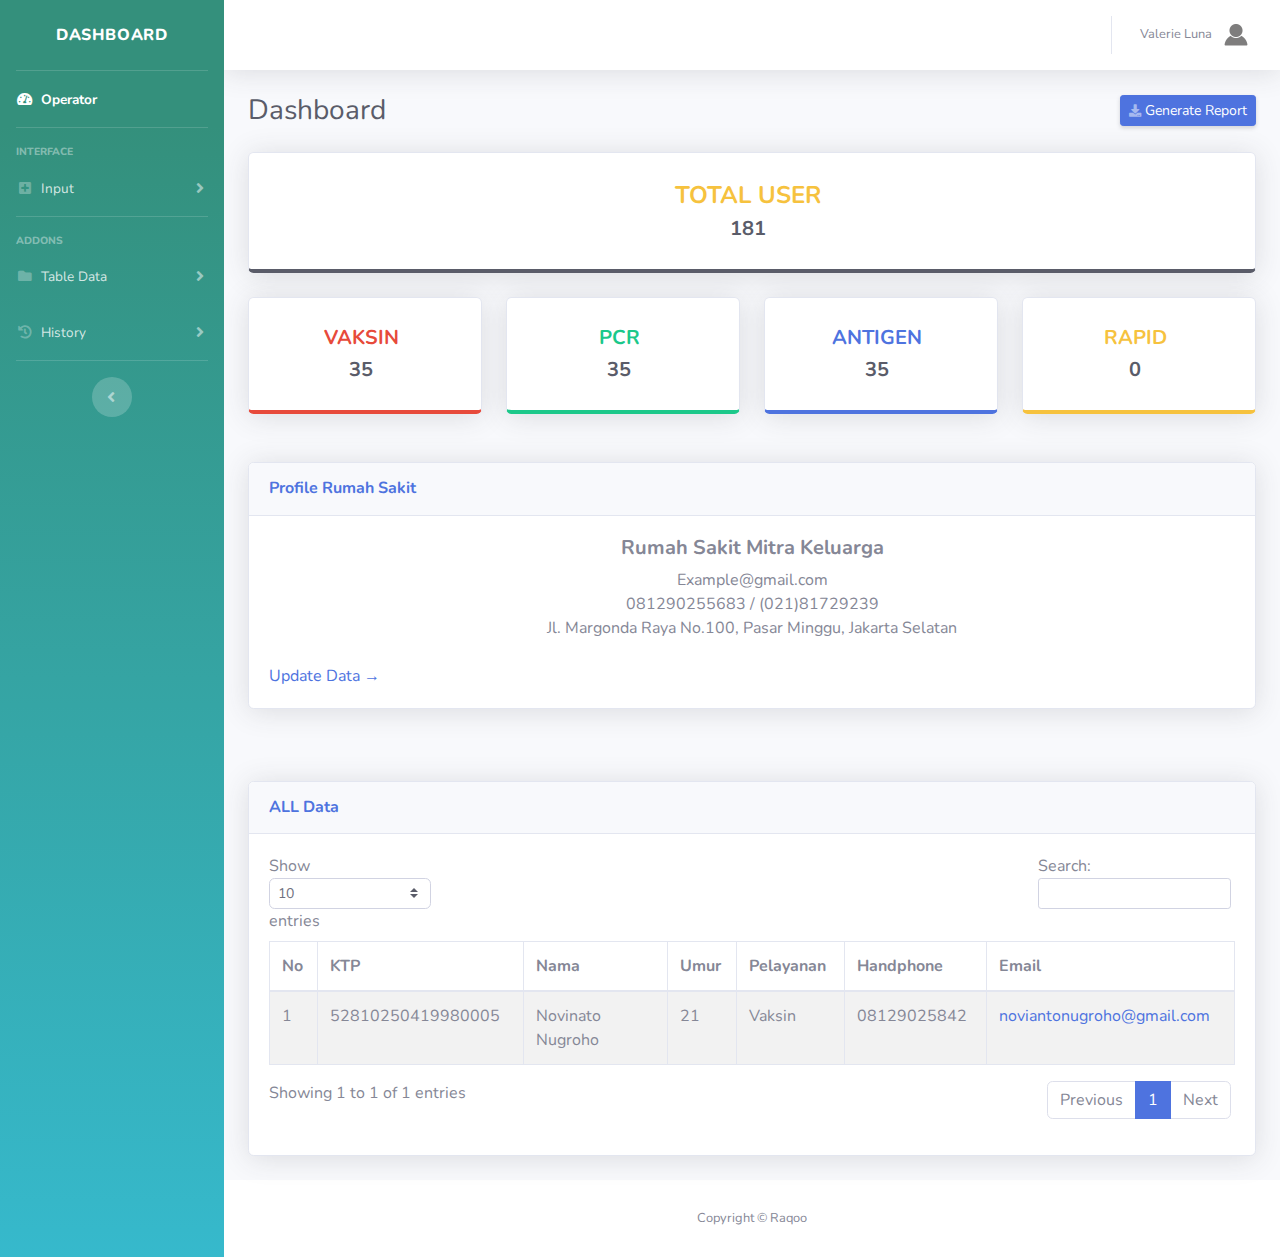
<file: index.html>
<!DOCTYPE html>
<html lang="en">

<head>

  <meta charset="utf-8">
  <meta http-equiv="X-UA-Compatible" content="IE=edge">
  <meta name="viewport" content="width=device-width, initial-scale=1, shrink-to-fit=no">
  <meta name="description" content="">
  <meta name="author" content="">

  <title>SB Admin 2 - Dashboard</title>

  <!-- Custom fonts for this template-->
  <link href="vendor/fontawesome-free/css/all.min.css" rel="stylesheet" type="text/css">
  <link href="https://fonts.googleapis.com/css?family=Nunito:200,200i,300,300i,400,400i,600,600i,700,700i,800,800i,900,900i" rel="stylesheet">

  <!-- Custom styles for this template-->
  <link href="css/sb-admin-2.min.css" rel="stylesheet">
  <!-- Custom styles for this page -->
  <link href="vendor/datatables/dataTables.bootstrap4.min.css" rel="sQtylesheet">
  <style>
    .dataTables_filter{
      float: right !important;
      margin-right: 4px;
    }
    #dataTable_paginate{
      float: right !important;
      margin-right: 4px;
    }
  </style>
</head>

<body id="page-top">

  <!-- Page Wrapper -->
  <div id="wrapper">

    <!-- Sidebar -->
    <ul class="navbar-nav bg-gradient-primary sidebar sidebar-dark accordion" id="accordionSidebar">

      <!-- Sidebar - Brand -->
      <a class="sidebar-brand d-flex align-items-center justify-content-center" href="index.html">
        <div class="sidebar-brand-text mx-3">Dashboard</div>
      </a>

      <!-- Divider -->
      <hr class="sidebar-divider my-0">

      <!-- Nav Item - Dashboard -->
      <li class="nav-item active">
        <a class="nav-link" href="index.html">
          <i class="fas fa-fw fa-tachometer-alt"></i>
          <span>Operator</span></a>
      </li>

      <!-- Divider -->
      <hr class="sidebar-divider">

      <!-- Heading -->
      <div class="sidebar-heading">
        Interface
      </div>

      <!-- Nav Item - Pages Collapse Menu -->
      <li class="nav-item">
        <a class="nav-link collapsed" href="#" data-toggle="collapse" data-target="#collapseTwo" aria-expanded="true" aria-controls="collapseTwo">
          <i class="fas fa-fw fa-plus-square"></i>
          <span>Input</span>
        </a>
        <div id="collapseTwo" class="collapse" aria-labelledby="headingTwo" data-parent="#accordionSidebar">
          <div class="bg-white py-2 collapse-inner rounded">
            <h6 class="collapse-header">Components:</h6>
            <a class="collapse-item" href="input-pelayanan.html">Pelayanan</a>
          </div>
        </div>
      </li>


      <!-- Divider -->
      <hr class="sidebar-divider">

      <!-- Heading -->
      <div class="sidebar-heading">
        Addons
      </div>

      <!-- Nav Item - Pages Collapse Menu -->
      <li class="nav-item">
        <a class="nav-link collapsed" href="#" data-toggle="collapse" data-target="#collapsePages" aria-expanded="true" aria-controls="collapsePages">
          <i class="fas fa-fw fa-folder"></i>
          <span>Table Data</span>
        </a>
        <div id="collapsePages" class="collapse" aria-labelledby="headingPages" data-parent="#accordionSidebar">
          <div class="bg-white py-2 collapse-inner rounded">
            <h6 class="collapse-header">Data:</h6>
            <a class="collapse-item" href="data-pasien.html">Data Pasien</a>
            <a class="collapse-item" href="data-vaksin.html">Data Vaksin</a>
            <a class="collapse-item" href="data-antigen.html">Data Antigen</a>
            <a class="collapse-item" href="data-PCR.html">Data PCR</a>
            <div class="collapse-divider"></div>
            <!-- <h6 class="collapse-header">Other Pages:</h6>
            <a class="collapse-item" href="404.html">404 Page</a>
            <a class="collapse-item" href="blank.html">Blank Page</a> -->
          </div>
        </div>
      </li>

      <li class="nav-item">
        <a class="nav-link collapsed" href="#" data-toggle="collapse" data-target="#collapseUtilities" aria-expanded="true" aria-controls="collapseUtilities">
          <i class="fas fa-fw fa-history"></i>
          <span>History</span>
        </a>
        <div id="collapseUtilities" class="collapse" aria-labelledby="headingPages" data-parent="#accordionSidebar">
          <div class="bg-white py-2 collapse-inner rounded">
            <h6 class="collapse-header">Data:</h6>
            <a class="collapse-item" href="data-vaksin.html">History Vaksin</a>
            <a class="collapse-item" href="data-rapid.html">History Rapid</a>
            <a class="collapse-item" href="data-antigen.html">History Antigen</a>
            <a class="collapse-item" href="data-PCR.html">History PCR</a>
            <div class="collapse-divider"></div>
            <!-- <h6 class="collapse-header">Other Pages:</h6>
            <a class="collapse-item" href="404.html">404 Page</a>
            <a class="collapse-item" href="blank.html">Blank Page</a> -->
          </div>
        </div>
      </li>

      <!-- Divider -->
      <hr class="sidebar-divider d-none d-md-block">

      <!-- Sidebar Toggler (Sidebar) -->
      <div class="text-center d-none d-md-inline">
        <button class="rounded-circle border-0" id="sidebarToggle"></button>
      </div>

    </ul>
    <!-- End of Sidebar -->

    <!-- Content Wrapper -->
    <div id="content-wrapper" class="d-flex flex-column">

      <!-- Main Content -->
      <div id="content">

        <!-- Topbar -->
        <nav class="navbar navbar-expand navbar-light bg-white topbar mb-4 static-top shadow">

          <!-- Sidebar Toggle (Topbar) -->
          <button id="sidebarToggleTop" class="btn btn-link d-md-none rounded-circle mr-3">
            <i class="fa fa-bars"></i>
          </button>

          <!-- Topbar Search -->
          
          <!-- Topbar Navbar -->
          <ul class="navbar-nav ml-auto">

            <!-- Nav Item - Search Dropdown (Visible Only XS) -->
            <li class="nav-item dropdown no-arrow d-sm-none">
              <a class="nav-link dropdown-toggle" href="#" id="searchDropdown" role="button" data-toggle="dropdown" aria-haspopup="true" aria-expanded="false">
                <i class="fas fa-search fa-fw"></i>
              </a>
              <!-- Dropdown - Messages -->
              <div class="dropdown-menu dropdown-menu-right p-3 shadow animated--grow-in" aria-labelledby="searchDropdown">
                <form class="form-inline mr-auto w-100 navbar-search">
                  <div class="input-group">
                    <input type="text" class="form-control bg-light border-0 small" placeholder="Search for..." aria-label="Search" aria-describedby="basic-addon2">
                    <div class="input-group-append">
                      <button class="btn btn-primary" type="button">
                        <i class="fas fa-search fa-sm"></i>
                      </button>
                    </div>
                  </div>
                </form>
              </div>
            </li>

            <div class="topbar-divider d-none d-sm-block"></div>

            <!-- Nav Item - User Information -->
            <li class="nav-item dropdown no-arrow">
              <a class="nav-link dropdown-toggle" href="#" id="userDropdown" role="button" data-toggle="dropdown" aria-haspopup="true" aria-expanded="false">
                <span class="mr-2 d-none d-lg-inline text-gray-600 small">Valerie Luna</span>
                <img class="img-profile rounded-circle" src="./img/profile.png">
              </a>
              <!-- Dropdown - User Information -->
              <div class="dropdown-menu dropdown-menu-right shadow animated--grow-in" aria-labelledby="userDropdown">
                <a class="dropdown-item" href="#">
                  <i class="fas fa-user fa-sm fa-fw mr-2 text-gray-400"></i>
                  Profile
                </a>
                <div class="dropdown-divider"></div>
                <a class="dropdown-item" href="#" data-toggle="modal" data-target="#logoutModal">
                  <i class="fas fa-sign-out-alt fa-sm fa-fw mr-2 text-gray-400"></i>
                  Logout
                </a>
              </div>
            </li>

          </ul>

        </nav>
        <!-- End of Topbar -->

        <!-- Begin Page Content -->
        <div class="container-fluid">

          <!-- Page Heading -->
          <div class="d-sm-flex align-items-center justify-content-between mb-4">
            <h1 class="h3 mb-0 text-gray-800">Dashboard</h1>
            <a href="#" class="d-none d-sm-inline-block btn btn-sm btn-primary shadow-sm"><i class="fas fa-download fa-sm text-white-50"></i> Generate Report</a>
          </div>

          <!-- Content Row -->
          <div class="row">

            <div class="col-xl-12 col-md-6 mb-4">
              <div class="card border-bottom-dark shadow h-100 py-2">
                <div class="card-body text-center">
                  <div class="row no-gutters align-items-center">
                    <div class="col mr-2">
                      <div class="text-xs font-weight-bold text-warning text-uppercase mb-1"><h4><strong>Total User</strong></h4></div>
                      <div class="h5 mb-0 font-weight-bold text-gray-800">181</div>
                    </div>
                  </div>
                </div>
              </div>
            </div>

            <!-- Earnings (Monthly) Card Example -->
            <div class="col-xl-3 col-md-6 mb-4">
              <div class="card border-bottom-danger shadow h-100 py-2">
                <div class="card-body text-center">
                  <div class="row no-gutters align-items-center">
                    <div class="col mr-2">
                      <div class="text-xs font-weight-bold text-danger text-uppercase mb-1"><h5><strong>Vaksin</strong></h5></div>
                      <div class="h5 mb-0 font-weight-bold text-gray-800">35</div>
                    </div>
                  </div>
                </div>
              </div>
            </div>

            <!-- Earnings (Monthly) Card Example -->
            <div class="col-xl-3 col-md-6 mb-4">
              <div class="card border-bottom-success shadow h-100 py-2">
                <div class="card-body text-center">
                  <div class="row no-gutters align-items-center">
                    <div class="col mr-2">
                      <div class="text-xs font-weight-bold text-success text-uppercase mb-1"><h5><strong>PCR</strong></h5></div>
                      <div class="h5 mb-0 font-weight-bold text-gray-800">35</div>
                    </div>
                  </div>
                </div>
              </div>
            </div>

            <!-- Earnings (Monthly) Card Example -->
            <div class="col-xl-3 col-md-6 mb-4">
              <div class="card border-bottom-primary shadow h-100 py-2">
                <div class="card-body text-center">
                  <div class="row no-gutters align-items-center">
                    <div class="col mr-2">
                      <div class="text-xs font-weight-bold text-primary text-uppercase mb-1"><h5><strong>Antigen</strong></h5></div>
                      <div class="h5 mb-0 font-weight-bold text-gray-800">35</div>
                    </div>
                  </div>
                </div>
              </div>
            </div>

            <!-- Pending Requests Card Example -->
            <div class="col-xl-3 col-md-6 mb-4">
              <div class="card border-bottom-warning shadow h-100 py-2">
                <div class="card-body text-center">
                  <div class="row no-gutters align-items-center">
                    <div class="col mr-2">
                      <div class="text-xs font-weight-bold text-warning text-uppercase mb-1"><h5><strong>Rapid</strong></h5></div>
                      <div class="h5 mb-0 font-weight-bold text-gray-800">0</div>
                    </div>
                  </div>
                </div>
              </div>
            </div>
          </div><br>

          <!-- Content Row -->
          <div class="row">
            <div class="col-lg-12 mb-4">
              <div class="card shadow mb-4">
                <div class="card-header py-3">
                  <h6 class="m-0 font-weight-bold text-primary">Profile Rumah Sakit</h6>
                </div>
                <div class="card-body">
                  <div class="text-center">
                    <h5><strong>Rumah Sakit Mitra Keluarga</strong></h5>
                    <span>Example@gmail.com</span><br>
                    <span>081290255683 / (021)81729239</span><br>
                    <span>Jl. Margonda Raya No.100, Pasar Minggu, Jakarta Selatan</span>
                  </div><br>
                  <a rel="nofollow" href="#">Update Data &rarr;</a>
                </div>
              </div>
            </div>

            <div class="col-lg-12 mb-4">
              
            </div>
          </div>

          <div class="card shadow mb-4" style="align-content: flex-end;">
            <div class="card-header py-3">
              <h6 class="m-0 font-weight-bold text-primary">ALL Data </h6>
            </div>
            <div class="card-body">
              <div class="table-responsive">
                <table class="table table-bordered table-hover table-striped" id="dataTable" width="100%" cellspacing="0">
                  <thead>
                    <tr>
                      <th>No</th>
                      <th>KTP</th>
                      <th>Nama</th>
                      <th>Umur</th>
                      <th>Pelayanan</th>
                      <th>Handphone</th>
                      <th>Email</th>
                    </tr>
                  </thead>
                  <tbody>
                    <tr>
                      <td>1</td>
                      <td>52810250419980005</td>
                      <td>Novinato Nugroho</td>
                      <td>21</td>
                      <td>Vaksin</td>
                      <td>08129025842</td>
                      <td><a href="#">noviantonugroho@gmail.com</a></td>
                    </tr>
                  </tbody>
                </table>
              </div>
            </div>
          </div>
        </div>

        <!-- /.container-fluid -->

      </div>
      <!-- End of Main Content -->

      <!-- Footer -->
      <footer class="sticky-footer bg-white">
        <div class="container my-auto">
          <div class="copyright text-center my-auto">
            <span>Copyright &copy; Raqoo</span>
          </div>
        </div>
      </footer>
      <!-- End of Footer -->

    </div>
    <!-- End of Content Wrapper -->

  </div>
  <!-- End of Page Wrapper -->

  <!-- Scroll to Top Button-->
  <a class="scroll-to-top rounded" href="#page-top">
    <i class="fas fa-angle-up"></i>
  </a>

  <!-- Logout Modal-->
  <div class="modal fade" id="logoutModal" tabindex="-1" role="dialog" aria-labelledby="exampleModalLabel" aria-hidden="true">
    <div class="modal-dialog" role="document">
      <div class="modal-content">
        <div class="modal-header">
          <h5 class="modal-title" id="exampleModalLabel">Ready to Leave?</h5>
          <button class="close" type="button" data-dismiss="modal" aria-label="Close">
            <span aria-hidden="true">×</span>
          </button>
        </div>
        <div class="modal-body">Select "Logout" below if you are ready to end your current session.</div>
        <div class="modal-footer">
          <button class="btn btn-secondary" type="button" data-dismiss="modal">Cancel</button>
          <a class="btn btn-primary" href="login.html">Logout</a>
        </div>
      </div>
    </div>
  </div>

  <!-- Bootstrap core JavaScript-->
  <script src="vendor/jquery/jquery.min.js"></script>
  <script src="vendor/bootstrap/js/bootstrap.bundle.min.js"></script>

  <!-- Core plugin JavaScript-->
  <script src="vendor/jquery-easing/jquery.easing.min.js"></script>

  <!-- Custom scripts for all pages-->
  <script src="js/sb-admin-2.min.js"></script>

  <!-- Page level plugins -->
  <!-- <script src="vendor/chart.js/Chart.min.js"></script> -->

  <!-- Page level custom scripts -->
  <!-- <script src="js/demo/chart-area-demo.js"></script>
  <script src="js/demo/chart-pie-demo.js"></script> -->

  <script src="vendor/datatables/jquery.dataTables.min.js"></script>
  <script src="vendor/datatables/dataTables.bootstrap4.min.js"></script>
  <script src="js/demo/datatables-demo.js"></script>


</body>

</html>
</file>
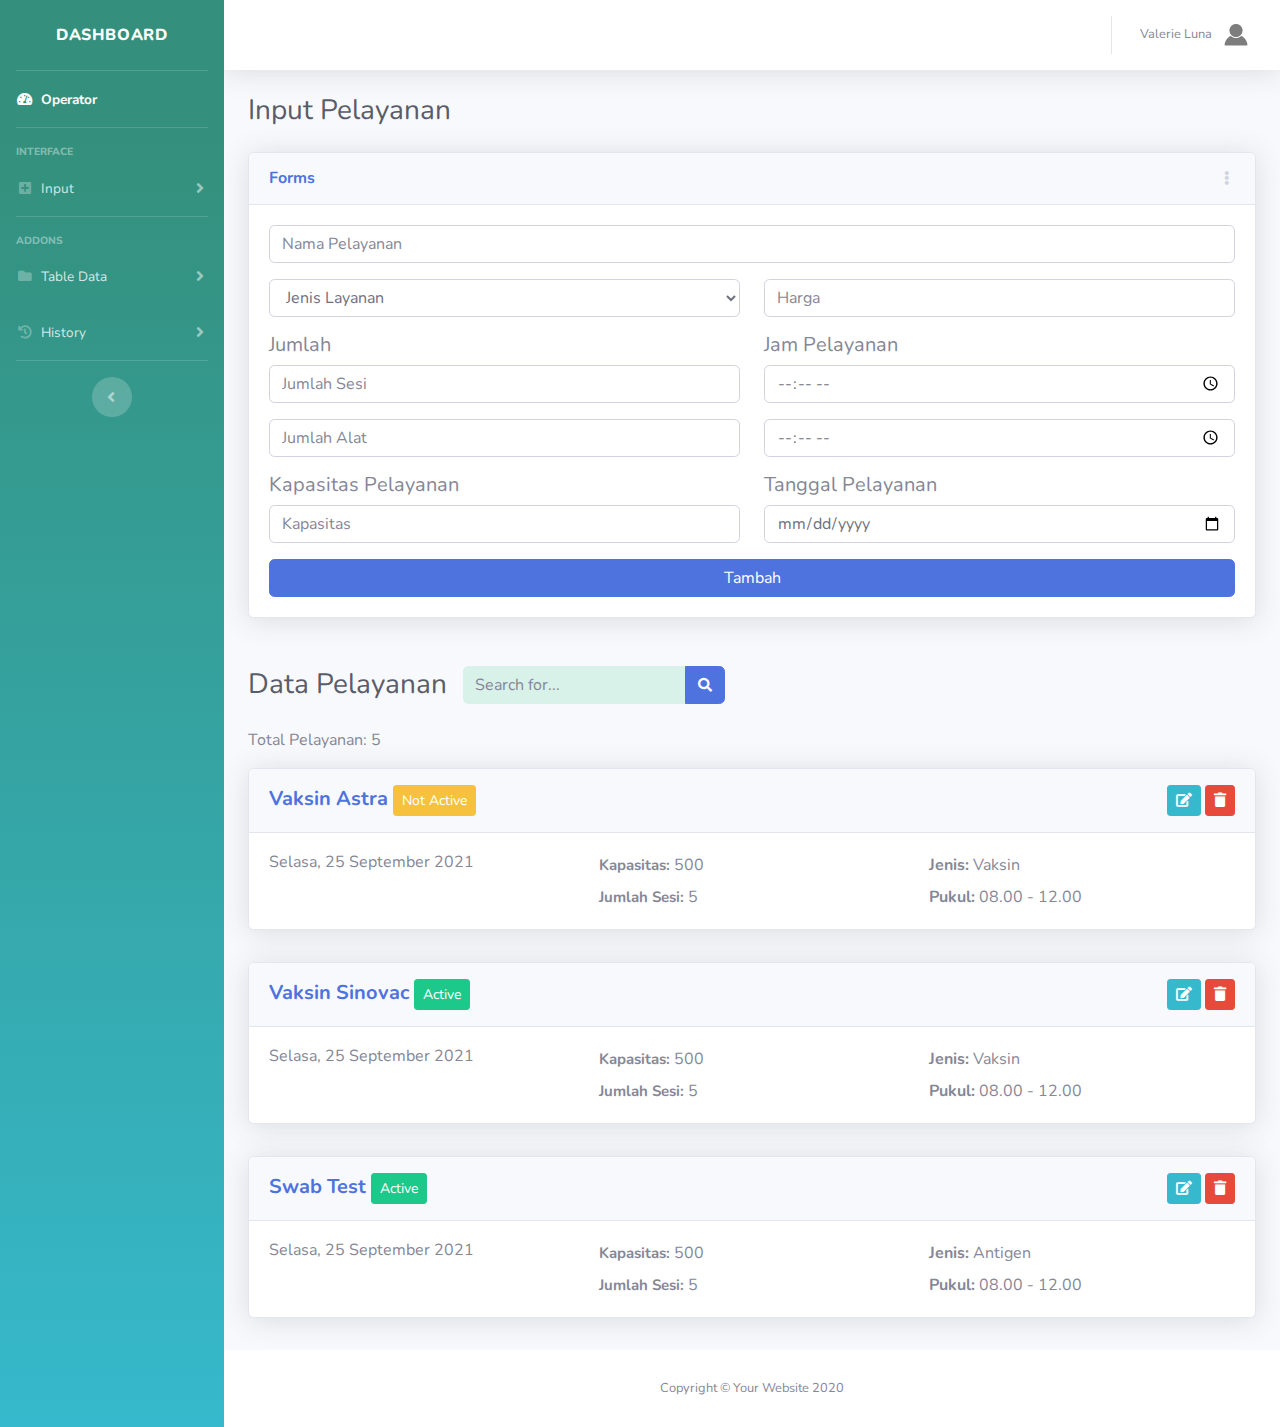
<file: input-pelayanan.html>
<!DOCTYPE html>
<html lang="en">

<head>

  <meta charset="utf-8">
  <meta http-equiv="X-UA-Compatible" content="IE=edge">
  <meta name="viewport" content="width=device-width, initial-scale=1, shrink-to-fit=no">
  <meta name="description" content="">
  <meta name="author" content="">

  <title>Dashboard</title>

  <!-- Custom fonts for this template-->
  <link href="vendor/fontawesome-free/css/all.min.css" rel="stylesheet" type="text/css">
  <link href="https://fonts.googleapis.com/css?family=Nunito:200,200i,300,300i,400,400i,600,600i,700,700i,800,800i,900,900i" rel="stylesheet">

  <!-- Custom styles for this template-->
  <link href="css/sb-admin-2.min.css" rel="stylesheet">
</head>

<body id="page-top">

  <!-- Page Wrapper -->
  <div id="wrapper">

    <!-- Sidebar -->
    <ul class="navbar-nav bg-gradient-primary sidebar sidebar-dark accordion" id="accordionSidebar">

      <!-- Sidebar - Brand -->
      <a class="sidebar-brand d-flex align-items-center justify-content-center" href="index.html">
        <div class="sidebar-brand-text mx-3">Dashboard</div>
      </a>

      <!-- Divider -->
      <hr class="sidebar-divider my-0">

      <!-- Nav Item - Dashboard -->
      <li class="nav-item active">
        <a class="nav-link" href="index.html">
          <i class="fas fa-fw fa-tachometer-alt"></i>
          <span>Operator</span></a>
      </li>

      <!-- Divider -->
      <hr class="sidebar-divider">

      <!-- Heading -->
      <div class="sidebar-heading">
        Interface
      </div>

      <!-- Nav Item - Pages Collapse Menu -->
      <li class="nav-item">
        <a class="nav-link collapsed" href="#" data-toggle="collapse" data-target="#collapseTwo" aria-expanded="true" aria-controls="collapseTwo">
          <i class="fas fa-fw fa-plus-square"></i>
          <span>Input</span>
        </a>
        <div id="collapseTwo" class="collapse" aria-labelledby="headingTwo" data-parent="#accordionSidebar">
          <div class="bg-white py-2 collapse-inner rounded">
            <h6 class="collapse-header">Components:</h6>
            <a class="collapse-item" href="input-pelayanan.html">Pelayanan</a>
          </div>
        </div>
      </li>


      <!-- Divider -->
      <hr class="sidebar-divider">

      <!-- Heading -->
      <div class="sidebar-heading">
        Addons
      </div>

      <!-- Nav Item - Pages Collapse Menu -->
      <li class="nav-item">
        <a class="nav-link collapsed" href="#" data-toggle="collapse" data-target="#collapsePages" aria-expanded="true" aria-controls="collapsePages">
          <i class="fas fa-fw fa-folder"></i>
          <span>Table Data</span>
        </a>
        <div id="collapsePages" class="collapse" aria-labelledby="headingPages" data-parent="#accordionSidebar">
          <div class="bg-white py-2 collapse-inner rounded">
            <h6 class="collapse-header">Data:</h6>
            <a class="collapse-item" href="data-pasien.html">Data Pasien</a>
            <a class="collapse-item" href="data-vaksin.html">Data Vaksin</a>
            <a class="collapse-item" href="data-antigen.html">Data Antigen</a>
            <a class="collapse-item" href="data-PCR.html">Data PCR</a>
            <div class="collapse-divider"></div>
            <!-- <h6 class="collapse-header">Other Pages:</h6>
            <a class="collapse-item" href="404.html">404 Page</a>
            <a class="collapse-item" href="blank.html">Blank Page</a> -->
          </div>
        </div>
      </li>

      <li class="nav-item">
        <a class="nav-link collapsed" href="#" data-toggle="collapse" data-target="#collapseUtilities" aria-expanded="true" aria-controls="collapseUtilities">
          <i class="fas fa-fw fa-history"></i>
          <span>History</span>
        </a>
        <div id="collapseUtilities" class="collapse" aria-labelledby="headingPages" data-parent="#accordionSidebar">
          <div class="bg-white py-2 collapse-inner rounded">
            <h6 class="collapse-header">Data:</h6>
            <a class="collapse-item" href="data-vaksin.html">History Vaksin</a>
            <a class="collapse-item" href="data-rapid.html">History Rapid</a>
            <a class="collapse-item" href="data-antigen.html">History Antigen</a>
            <a class="collapse-item" href="data-PCR.html">History PCR</a>
            <div class="collapse-divider"></div>
            <!-- <h6 class="collapse-header">Other Pages:</h6>
            <a class="collapse-item" href="404.html">404 Page</a>
            <a class="collapse-item" href="blank.html">Blank Page</a> -->
          </div>
        </div>
      </li>

      <!-- Divider -->
      <hr class="sidebar-divider d-none d-md-block">

      <!-- Sidebar Toggler (Sidebar) -->
      <div class="text-center d-none d-md-inline">
        <button class="rounded-circle border-0" id="sidebarToggle"></button>
      </div>

    </ul>
    <!-- End of Sidebar -->

    <!-- Content Wrapper -->
    <div id="content-wrapper" class="d-flex flex-column">

      <!-- Main Content -->
      <div id="content">

        <!-- Topbar -->
        <nav class="navbar navbar-expand navbar-light bg-white topbar mb-4 static-top shadow">

          <!-- Sidebar Toggle (Topbar) -->
          <button id="sidebarToggleTop" class="btn btn-link d-md-none rounded-circle mr-3">
            <i class="fa fa-bars"></i>
          </button>

          <!-- Topbar Search -->
          
          <!-- Topbar Navbar -->
          <ul class="navbar-nav ml-auto">

            <!-- Nav Item - Search Dropdown (Visible Only XS) -->
            <li class="nav-item dropdown no-arrow d-sm-none">
              <a class="nav-link dropdown-toggle" href="#" id="searchDropdown" role="button" data-toggle="dropdown" aria-haspopup="true" aria-expanded="false">
                <i class="fas fa-search fa-fw"></i>
              </a>
              <!-- Dropdown - Messages -->
              <div class="dropdown-menu dropdown-menu-right p-3 shadow animated--grow-in" aria-labelledby="searchDropdown">
                <form class="form-inline mr-auto w-100 navbar-search">
                  <div class="input-group">
                    <input type="text" class="form-control bg-light border-0 small" placeholder="Search for..." aria-label="Search" aria-describedby="basic-addon2">
                    <div class="input-group-append">
                      <button class="btn btn-primary" type="button">
                        <i class="fas fa-search fa-sm"></i>
                      </button>
                    </div>
                  </div>
                </form>
              </div>
            </li>

            <div class="topbar-divider d-none d-sm-block"></div>

            <!-- Nav Item - User Information -->
            <li class="nav-item dropdown no-arrow">
              <a class="nav-link dropdown-toggle" href="#" id="userDropdown" role="button" data-toggle="dropdown" aria-haspopup="true" aria-expanded="false">
                <span class="mr-2 d-none d-lg-inline text-gray-600 small">Valerie Luna</span>
                <img class="img-profile rounded-circle" src="./img/profile.png">
              </a>
              <!-- Dropdown - User Information -->
              <div class="dropdown-menu dropdown-menu-right shadow animated--grow-in" aria-labelledby="userDropdown">
                <a class="dropdown-item" href="#">
                  <i class="fas fa-user fa-sm fa-fw mr-2 text-gray-400"></i>
                  Profile
                </a>
                <div class="dropdown-divider"></div>
                <a class="dropdown-item" href="#" data-toggle="modal" data-target="#logoutModal">
                  <i class="fas fa-sign-out-alt fa-sm fa-fw mr-2 text-gray-400"></i>
                  Logout
                </a>
              </div>
            </li>

          </ul>

        </nav>
        <!-- End of Topbar -->

        <!-- Begin Page Content -->
        <div class="container-fluid">

          <!-- Page Heading -->
          <div class="d-sm-flex align-items-center justify-content-between mb-4">
            <h1 class="h3 mb-0 text-gray-800">Input Pelayanan</h1>
            <!-- <a href="#" class="d-none d-sm-inline-block btn btn-sm btn-primary shadow-sm"><i class="fas fa-download fa-sm text-white-50"></i> Generate Report</a> -->
          </div>
          

          <!-- Content Row -->

          <div class="row">
            <!-- Area Chart -->
            <div class="col-xl-12 col-lg-8">
              <div class="card shadow mb-4">
                <!-- Card Header - Dropdown -->
                <div class="card-header py-3 d-flex flex-row align-items-center justify-content-between">
                  <h6 class="m-0 font-weight-bold text-primary">Forms</h6>
                  <div class="dropdown no-arrow">
                    <a class="dropdown-toggle" href="#" role="button" id="dropdownMenuLink" data-toggle="dropdown" aria-haspopup="true" aria-expanded="false">
                      <i class="fas fa-ellipsis-v fa-sm fa-fw text-gray-400"></i>
                    </a>
                    <div class="dropdown-menu dropdown-menu-right shadow animated--fade-in" aria-labelledby="dropdownMenuLink">
                      <div class="dropdown-header">Dropdown Header:</div>
                      <a class="dropdown-item" href="#">Action</a>
                      <a class="dropdown-item" href="#">Another action</a>
                      <div class="dropdown-divider"></div>
                      <a class="dropdown-item" href="#">Something else here</a>
                    </div>
                  </div>
                </div>
                <!-- Card Body -->
                <div class="card-body">
                  <form action="" method="POST">
                    <div class="input-group mb-3">
                      <input name="nama" placeholder="Nama Pelayanan" type="text" class="form-control" aria-label="Sizing example input" aria-describedby="inputGroup-sizing-default" required>
                    </div>
                    <div class="row">
                      <div class="col-6">
                        <div class="input-group mb-3">
                          <select name="jenis" id="" class="form-control" aria-label="Sizing example input" aria-describedby="inputGroup-sizing-default" required>
                            <option value="" disabled selected>Jenis Layanan</option>
                            <option value="1">Vaksin</option>
                            <option value="2">Antigen</option>
                            <option value="3">PCR</option>
                            <option value="4">Rapid</option>
                          </select>
                        </div>
                      </div>
                      <div class="col-6">
                        <input name="harga" placeholder="Harga" type="number" class="form-control" aria-label="Sizing example input" aria-describedby="inputGroup-sizing-default" required>
                      </div>
                    </div>
                    <div class="row">
                      <div class="col-6">
                        <h5>Jumlah</h5>
                        <div class="input-group mb-3">
                          <input placeholder="Jumlah Sesi" type="number" class="form-control" aria-label="Sizing example input" aria-describedby="inputGroup-sizing-default" required>
                        </div>
                        <div class="input-group mb-3">
                          <input placeholder="Jumlah Alat" type="number" class="form-control" aria-label="Sizing example input" aria-describedby="inputGroup-sizing-default" required>
                        </div>
                      </div>
                      <div class="col-6">
                        <h5>Jam Pelayanan</h5>
                        <div class="input-group mb-3">
                          <input name="buka" id="time" placeholder="Jam Buka" type="time" class="form-control" aria-label="Sizing example input" aria-describedby="inputGroup-sizing-default" required>
                        </div>
                        <div class="input-group mb-3">
                          <input name="tutup" id="time" placeholder="Jam Tutup" type="time" class="form-control" aria-label="Sizing example input" aria-describedby="inputGroup-sizing-default" required>
                        </div>
                      </div>
                    </div>
                    <div class="row">
                      <div class="col-6">
                        <h5>Kapasitas Pelayanan</h5>
                        <div class="input-group mb-3">
                          <input name="Kapasitas" placeholder="Kapasitas" type="number" class="form-control" aria-label="Sizing example input" aria-describedby="inputGroup-sizing-default" required>
                        </div>
                      </div>
                      <div class="col-6">
                        <h5>Tanggal Pelayanan</h5>
                        <div class="input-group mb-3">
                          <input name="tanggal" placeholder="" type="date" class="form-control" aria-label="Sizing example input" aria-describedby="inputGroup-sizing-default" required>
                        </div>
                      </div>
                    </div>
                    <button type="submit" name="submit" class="btn btn-block btn-primary">Tambah</button>
                  </form>
                </div>
              </div>
            </div>
          </div>
          <br>
          <div class="d-sm-flex align-items-center justify-content-between mb-4">
            <h1 class="h3 mb-0 text-gray-800">Data Pelayanan</h1>
            <form class="d-none d-sm-inline-block form-inline mr-auto ml-md-3 my-2 my-md-0 mw-100 navbar-search">
            <div class="input-group float-right">
              <input type="text" class="form-control bg-light border-0 small" placeholder="Search for..." aria-label="Search" aria-describedby="basic-addon2" style="background-color: rgb(216, 241, 233) !important;">
              <div class="input-group-append">
                <button class="btn btn-primary" type="button">
                  <i class="fas fa-search fa-sm"></i>
                </button>
              </div>
            </div>
            
            </form><br>
            
            <!-- <a href="#" class="d-none d-sm-inline-block btn btn-sm btn-primary shadow-sm"><i class="fas fa-download fa-sm text-white-50"></i> Generate Report</a> -->
          </div>
          <p>Total Pelayanan:  5</p> 
          <!-- Content Row -->
          <div class="row">
            <!-- Content Column -->
            <div class="col-lg-12 mb-2">

              <!-- Project Card Example -->
              <div class="card shadow mb-4">
                <div class="card-header py-3">
                  <div class="row">
                    <div class="col-8">
                      <h5 class="m-0 font-weight-bold text-primary">Vaksin Astra <span class="btn btn-warning btn-sm">Not Active</span></h5>
                      
                    </div>
                    <div class="col-4">
                      <div class="float-right">
                        <button class="btn btn-info btn-sm" onclick="document.location = 'sesi-pelayanan.html'"><i class="fas fa-edit"></i></button>
                        <button class="btn btn-danger btn-sm"><i class="fas fa-trash"></i></button>
                      </div>
                    </div>
                  </div>
                </div>
                <div class="card-body">
                  <div class="row">
                    <div class="col-4">
                      <h6>Selasa, 25 September 2021</h6>
                    </div>
                    <div class="col-8">
                      <div class="row">
                        <div class="col-6">
                          <div class="mb-2">
                            <span style="font-size: 15px;"><strong>Kapasitas: </strong></span><span>500</span>
                          </div>
                          <div>
                            <span style="font-size: 15px;"><strong>Jumlah Sesi: </strong></span><span>5</span>
                          </div>
                        </div>
                        <div class="col-6">
                          <div class="mb-2">
                            <span><strong>Jenis: </strong></span><span>Vaksin</span>
                          </div>
                          <div>
                            
                            <span><strong>Pukul: </strong></span><span >08.00 - 12.00</span>
                          </div>
                        </div>
                      </div>
                    </div>
                  </div>
                </div>
              </div>

            </div>

            <div class="col-lg-12 mb-2">
              <!-- Project Card Example -->
              <div class="card shadow mb-4">
                <div class="card-header py-3">
                  <div class="row">
                    <div class="col-6">
                      <h5 class="m-0 font-weight-bold text-primary">Vaksin Sinovac <span class="btn btn-success btn-sm">Active</span></h5>
                    </div>
                    <div class="col-6">
                      <div class="float-right">
                        <button class="btn btn-info btn-sm" onclick="document.location = 'sesi-pelayanan.html'"><i class="fas fa-edit"></i></button>
                        <button class="btn btn-danger btn-sm"><i class="fas fa-trash"></i></button>
                      </div>
                    </div>
                  </div>
                </div>
                <div class="card-body">
                  <div class="row">
                    <div class="col-4">
                      <h6>Selasa, 25 September 2021</h6>
                    </div>
                    <div class="col-8">
                      <div class="row">
                        <div class="col-6">
                          <div class="mb-2">
                            <span style="font-size: 15px;"><strong>Kapasitas: </strong></span><span>500</span>
                          </div>
                          <div>
                            <span style="font-size: 15px;"><strong>Jumlah Sesi: </strong></span><span>5</span>
                          </div>
                        </div>
                        <div class="col-6">
                          <div class="mb-2">
                            <span><strong>Jenis: </strong></span><span>Vaksin</span>
                          </div>
                          <div>
                            
                            <span><strong>Pukul: </strong></span><span >08.00 - 12.00</span>
                          </div>
                        </div>
                      </div>
                    </div>
                  </div>
                </div>
              </div>

            </div>

            <div class="col-lg-12 mb-2">
              <!-- Project Card Example -->
              <div class="card shadow mb-4">
                <div class="card-header py-3">
                  <div class="row">
                    <div class="col-6">
                      <h5 class="m-0 font-weight-bold text-primary">Swab Test <span class="btn btn-success btn-sm"> Active</span></h5>
                    </div>
                    <div class="col-6">
                      <div class="float-right">
                        <button class="btn btn-info btn-sm" onclick="document.location = 'sesi-pelayanan.html'"><i class="fas fa-edit"></i></button>
                        <button class="btn btn-danger btn-sm"><i class="fas fa-trash"></i></button>
                      </div>
                    </div>
                  </div>
                </div>
                <div class="card-body">
                  <div class="row">
                    <div class="col-4">
                      <h6>Selasa, 25 September 2021</h6>
                    </div>
                    <div class="col-8">
                      <div class="row">
                        <div class="col-6">
                          <div class="mb-2">
                            <span style="font-size: 15px;"><strong>Kapasitas: </strong></span><span>500</span>
                          </div>
                          <div>
                            <span style="font-size: 15px;"><strong>Jumlah Sesi: </strong></span><span>5</span>
                          </div>
                        </div>
                        <div class="col-6">
                          <div class="mb-2">
                            <span><strong>Jenis: </strong></span><span>Antigen</span>
                          </div>
                          <div>
                            
                            <span><strong>Pukul: </strong></span><span >08.00 - 12.00</span>
                          </div>
                        </div>
                      </div>
                    </div>
                  </div>
                </div>
              </div>

            </div>
          </div>

        </div>
        <!-- /.container-fluid -->

      </div>
      <!-- End of Main Content -->

      <!-- Footer -->
      <footer class="sticky-footer bg-white">
        <div class="container my-auto">
          <div class="copyright text-center my-auto">
            <span>Copyright &copy; Your Website 2020</span>
          </div>
        </div>
      </footer>
      <!-- End of Footer -->

    </div>
    <!-- End of Content Wrapper -->

  </div>
  <!-- End of Page Wrapper -->

  <!-- Scroll to Top Button-->
  <a class="scroll-to-top rounded" href="#page-top">
    <i class="fas fa-angle-up"></i>
  </a>

  <!-- Logout Modal-->
  <div class="modal fade" id="logoutModal" tabindex="-1" role="dialog" aria-labelledby="exampleModalLabel" aria-hidden="true">
    <div class="modal-dialog" role="document">
      <div class="modal-content">
        <div class="modal-header">
          <h5 class="modal-title" id="exampleModalLabel">Ready to Leave?</h5>
          <button class="close" type="button" data-dismiss="modal" aria-label="Close">
            <span aria-hidden="true">×</span>
          </button>
        </div>
        <div class="modal-body">Select "Logout" below if you are ready to end your current session.</div>
        <div class="modal-footer">
          <button class="btn btn-secondary" type="button" data-dismiss="modal">Cancel</button>
          <a class="btn btn-primary" href="login.html">Logout</a>
        </div>
      </div>
    </div>
  </div>

  <!-- Bootstrap core JavaScript-->
  <script src="vendor/jquery/jquery.min.js"></script>
  <script src="vendor/bootstrap/js/bootstrap.bundle.min.js"></script>

  <!-- Core plugin JavaScript-->
  <script src="vendor/jquery-easing/jquery.easing.min.js"></script>

  <!-- Custom scripts for all pages-->
  <script src="js/sb-admin-2.min.js"></script>

  <!-- Page level plugins -->
  <script src="vendor/chart.js/Chart.min.js"></script>

  <!-- Page level custom scripts -->
  <script src="js/demo/chart-area-demo.js"></script>
  <script src="js/demo/chart-pie-demo.js"></script>

</body>

</html>
</file>
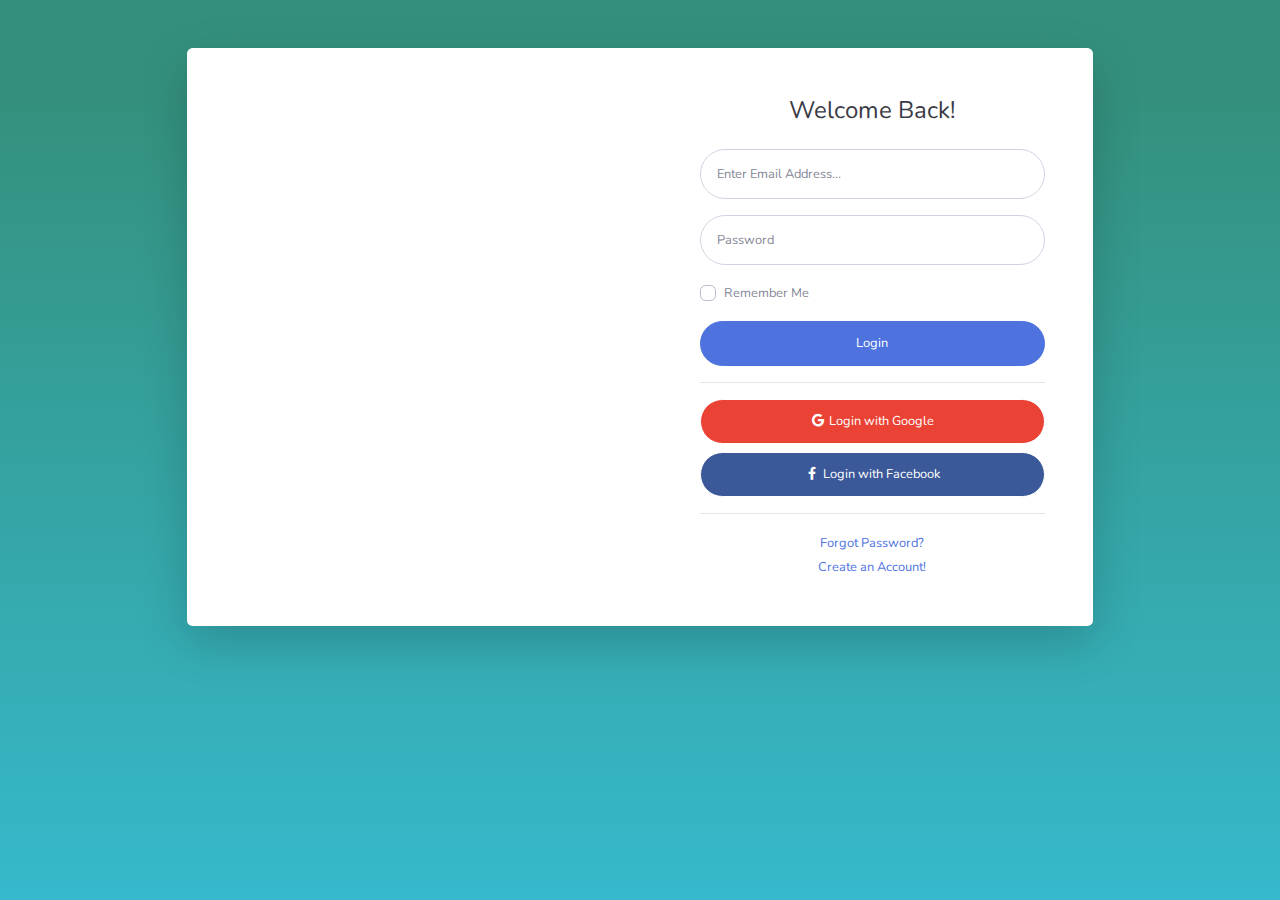
<file: login.html>
<!DOCTYPE html>
<html lang="en">

<head>

  <meta charset="utf-8">
  <meta http-equiv="X-UA-Compatible" content="IE=edge">
  <meta name="viewport" content="width=device-width, initial-scale=1, shrink-to-fit=no">
  <meta name="description" content="">
  <meta name="author" content="">

  <title>SB Admin 2 - Login</title>

  <!-- Custom fonts for this template-->
  <link href="vendor/fontawesome-free/css/all.min.css" rel="stylesheet" type="text/css">
  <link href="https://fonts.googleapis.com/css?family=Nunito:200,200i,300,300i,400,400i,600,600i,700,700i,800,800i,900,900i" rel="stylesheet">

  <!-- Custom styles for this template-->
  <link href="css/sb-admin-2.min.css" rel="stylesheet">

</head>

<body class="bg-gradient-primary">

  <div class="container">

    <!-- Outer Row -->
    <div class="row justify-content-center">

      <div class="col-xl-10 col-lg-12 col-md-9">

        <div class="card o-hidden border-0 shadow-lg my-5">
          <div class="card-body p-0">
            <!-- Nested Row within Card Body -->
            <div class="row">
              <div class="col-lg-6 d-none d-lg-block bg-login-image"></div>
              <div class="col-lg-6">
                <div class="p-5">
                  <div class="text-center">
                    <h1 class="h4 text-gray-900 mb-4">Welcome Back!</h1>
                  </div>
                  <form class="user">
                    <div class="form-group">
                      <input type="email" class="form-control form-control-user" id="exampleInputEmail" aria-describedby="emailHelp" placeholder="Enter Email Address...">
                    </div>
                    <div class="form-group">
                      <input type="password" class="form-control form-control-user" id="exampleInputPassword" placeholder="Password">
                    </div>
                    <div class="form-group">
                      <div class="custom-control custom-checkbox small">
                        <input type="checkbox" class="custom-control-input" id="customCheck">
                        <label class="custom-control-label" for="customCheck">Remember Me</label>
                      </div>
                    </div>
                    <a href="index.html" class="btn btn-primary btn-user btn-block">
                      Login
                    </a>
                    <hr>
                    <a href="index.html" class="btn btn-google btn-user btn-block">
                      <i class="fab fa-google fa-fw"></i> Login with Google
                    </a>
                    <a href="index.html" class="btn btn-facebook btn-user btn-block">
                      <i class="fab fa-facebook-f fa-fw"></i> Login with Facebook
                    </a>
                  </form>
                  <hr>
                  <div class="text-center">
                    <a class="small" href="forgot-password.html">Forgot Password?</a>
                  </div>
                  <div class="text-center">
                    <a class="small" href="register.html">Create an Account!</a>
                  </div>
                </div>
              </div>
            </div>
          </div>
        </div>

      </div>

    </div>

  </div>

  <!-- Bootstrap core JavaScript-->
  <script src="vendor/jquery/jquery.min.js"></script>
  <script src="vendor/bootstrap/js/bootstrap.bundle.min.js"></script>

  <!-- Core plugin JavaScript-->
  <script src="vendor/jquery-easing/jquery.easing.min.js"></script>

  <!-- Custom scripts for all pages-->
  <script src="js/sb-admin-2.min.js"></script>

</body>

</html>
</file>
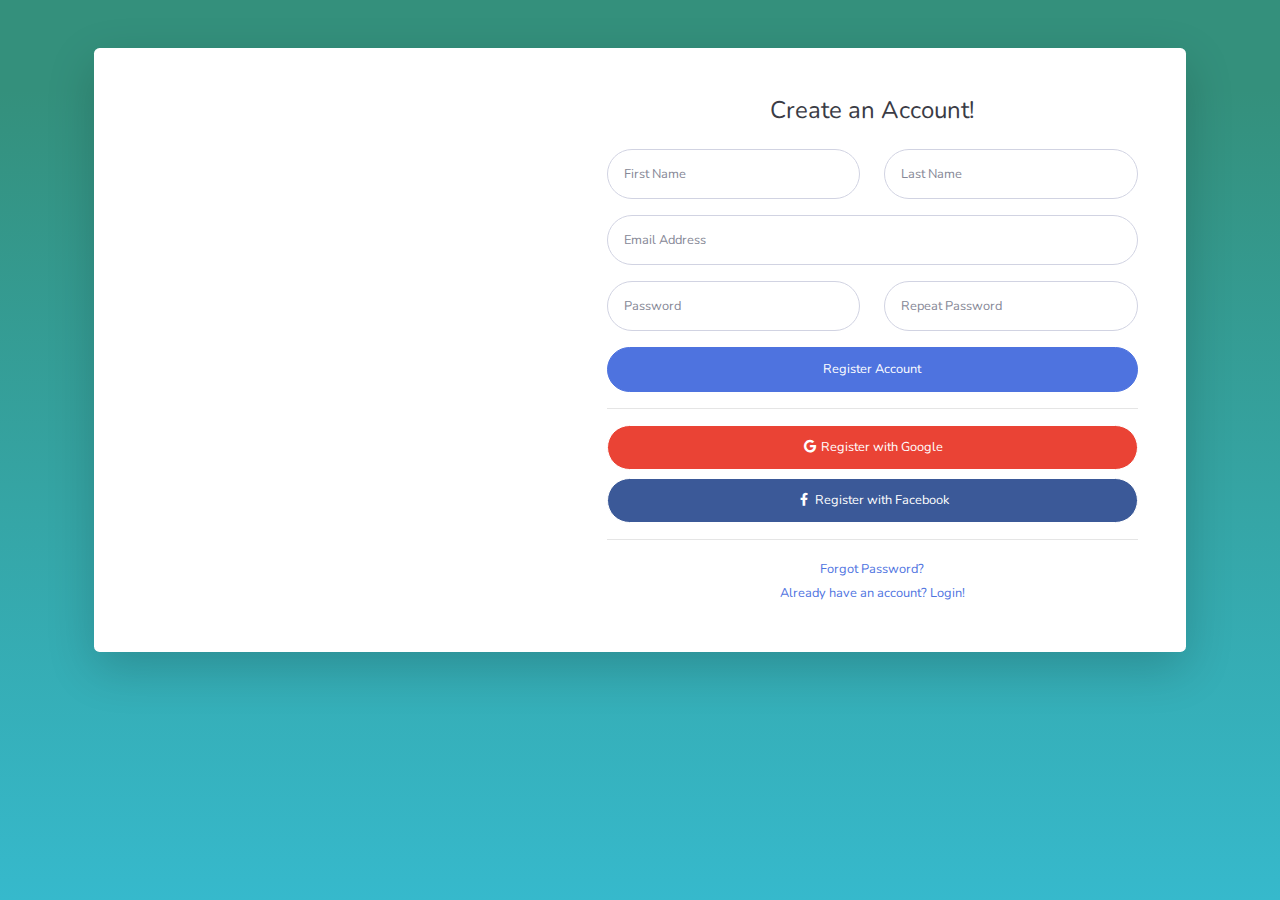
<file: register.html>
<!DOCTYPE html>
<html lang="en">

<head>

  <meta charset="utf-8">
  <meta http-equiv="X-UA-Compatible" content="IE=edge">
  <meta name="viewport" content="width=device-width, initial-scale=1, shrink-to-fit=no">
  <meta name="description" content="">
  <meta name="author" content="">

  <title>SB Admin 2 - Register</title>

  <!-- Custom fonts for this template-->
  <link href="vendor/fontawesome-free/css/all.min.css" rel="stylesheet" type="text/css">
  <link href="https://fonts.googleapis.com/css?family=Nunito:200,200i,300,300i,400,400i,600,600i,700,700i,800,800i,900,900i" rel="stylesheet">

  <!-- Custom styles for this template-->
  <link href="css/sb-admin-2.min.css" rel="stylesheet">

</head>

<body class="bg-gradient-primary">

  <div class="container">

    <div class="card o-hidden border-0 shadow-lg my-5">
      <div class="card-body p-0">
        <!-- Nested Row within Card Body -->
        <div class="row">
          <div class="col-lg-5 d-none d-lg-block bg-register-image"></div>
          <div class="col-lg-7">
            <div class="p-5">
              <div class="text-center">
                <h1 class="h4 text-gray-900 mb-4">Create an Account!</h1>
              </div>
              <form class="user">
                <div class="form-group row">
                  <div class="col-sm-6 mb-3 mb-sm-0">
                    <input type="text" class="form-control form-control-user" id="exampleFirstName" placeholder="First Name">
                  </div>
                  <div class="col-sm-6">
                    <input type="text" class="form-control form-control-user" id="exampleLastName" placeholder="Last Name">
                  </div>
                </div>
                <div class="form-group">
                  <input type="email" class="form-control form-control-user" id="exampleInputEmail" placeholder="Email Address">
                </div>
                <div class="form-group row">
                  <div class="col-sm-6 mb-3 mb-sm-0">
                    <input type="password" class="form-control form-control-user" id="exampleInputPassword" placeholder="Password">
                  </div>
                  <div class="col-sm-6">
                    <input type="password" class="form-control form-control-user" id="exampleRepeatPassword" placeholder="Repeat Password">
                  </div>
                </div>
                <a href="login.html" class="btn btn-primary btn-user btn-block">
                  Register Account
                </a>
                <hr>
                <a href="index.html" class="btn btn-google btn-user btn-block">
                  <i class="fab fa-google fa-fw"></i> Register with Google
                </a>
                <a href="index.html" class="btn btn-facebook btn-user btn-block">
                  <i class="fab fa-facebook-f fa-fw"></i> Register with Facebook
                </a>
              </form>
              <hr>
              <div class="text-center">
                <a class="small" href="forgot-password.html">Forgot Password?</a>
              </div>
              <div class="text-center">
                <a class="small" href="login.html">Already have an account? Login!</a>
              </div>
            </div>
          </div>
        </div>
      </div>
    </div>

  </div>

  <!-- Bootstrap core JavaScript-->
  <script src="vendor/jquery/jquery.min.js"></script>
  <script src="vendor/bootstrap/js/bootstrap.bundle.min.js"></script>

  <!-- Core plugin JavaScript-->
  <script src="vendor/jquery-easing/jquery.easing.min.js"></script>

  <!-- Custom scripts for all pages-->
  <script src="js/sb-admin-2.min.js"></script>

</body>

</html>
</file>
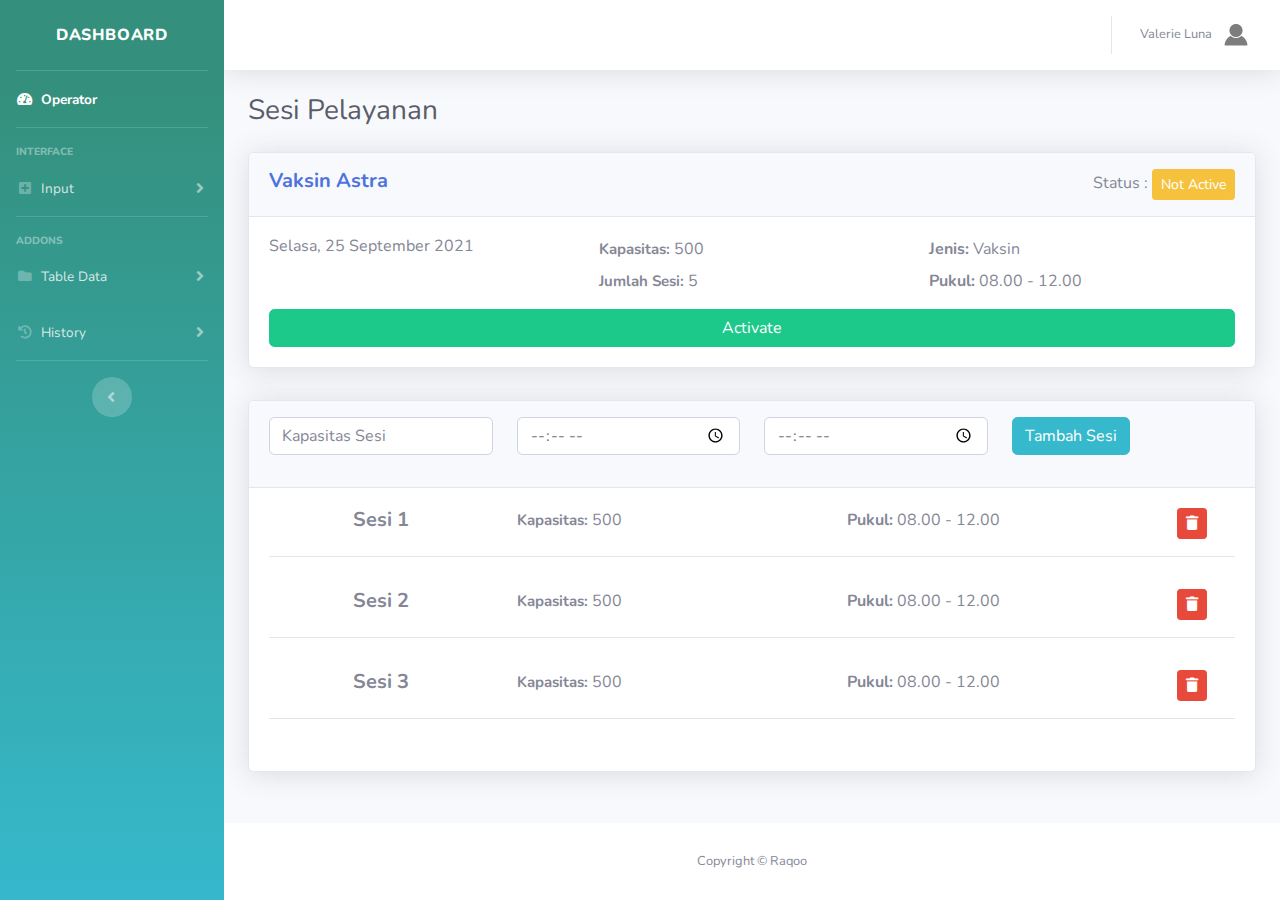
<file: sesi-pelayanan.html>
<!DOCTYPE html>
<html lang="en">

<head>

  <meta charset="utf-8">
  <meta http-equiv="X-UA-Compatible" content="IE=edge">
  <meta name="viewport" content="width=device-width, initial-scale=1, shrink-to-fit=no">
  <meta name="description" content="">
  <meta name="author" content="">

  <title>Dashboard</title>

  <!-- Custom fonts for this template-->
  <link href="vendor/fontawesome-free/css/all.min.css" rel="stylesheet" type="text/css">
  <link href="https://fonts.googleapis.com/css?family=Nunito:200,200i,300,300i,400,400i,600,600i,700,700i,800,800i,900,900i" rel="stylesheet">

  <!-- Custom styles for this template-->
  <link href="css/sb-admin-2.min.css" rel="stylesheet">
</head>

<body id="page-top">

  <!-- Page Wrapper -->
  <div id="wrapper">

    <!-- Sidebar -->
    <ul class="navbar-nav bg-gradient-primary sidebar sidebar-dark accordion" id="accordionSidebar">

      <!-- Sidebar - Brand -->
      <a class="sidebar-brand d-flex align-items-center justify-content-center" href="index.html">
        <div class="sidebar-brand-text mx-3">Dashboard</div>
      </a>

      <!-- Divider -->
      <hr class="sidebar-divider my-0">

      <!-- Nav Item - Dashboard -->
      <li class="nav-item active">
        <a class="nav-link" href="index.html">
          <i class="fas fa-fw fa-tachometer-alt"></i>
          <span>Operator</span></a>
      </li>

      <!-- Divider -->
      <hr class="sidebar-divider">

      <!-- Heading -->
      <div class="sidebar-heading">
        Interface
      </div>

      <!-- Nav Item - Pages Collapse Menu -->
      <li class="nav-item">
        <a class="nav-link collapsed" href="#" data-toggle="collapse" data-target="#collapseTwo" aria-expanded="true" aria-controls="collapseTwo">
          <i class="fas fa-fw fa-plus-square"></i>
          <span>Input</span>
        </a>
        <div id="collapseTwo" class="collapse" aria-labelledby="headingTwo" data-parent="#accordionSidebar">
          <div class="bg-white py-2 collapse-inner rounded">
            <h6 class="collapse-header">Components:</h6>
            <a class="collapse-item" href="input-pelayanan.html">Pelayanan</a>
          </div>
        </div>
      </li>


      <!-- Divider -->
      <hr class="sidebar-divider">

      <!-- Heading -->
      <div class="sidebar-heading">
        Addons
      </div>

      <!-- Nav Item - Pages Collapse Menu -->
      <li class="nav-item">
        <a class="nav-link collapsed" href="#" data-toggle="collapse" data-target="#collapsePages" aria-expanded="true" aria-controls="collapsePages">
          <i class="fas fa-fw fa-folder"></i>
          <span>Table Data</span>
        </a>
        <div id="collapsePages" class="collapse" aria-labelledby="headingPages" data-parent="#accordionSidebar">
          <div class="bg-white py-2 collapse-inner rounded">
            <h6 class="collapse-header">Data:</h6>
            <a class="collapse-item" href="data-pasien.html">Data Pasien</a>
            <a class="collapse-item" href="data-vaksin.html">Data Vaksin</a>
            <a class="collapse-item" href="data-antigen.html">Data Antigen</a>
            <a class="collapse-item" href="data-PCR.html">Data PCR</a>
            <div class="collapse-divider"></div>
            <!-- <h6 class="collapse-header">Other Pages:</h6>
            <a class="collapse-item" href="404.html">404 Page</a>
            <a class="collapse-item" href="blank.html">Blank Page</a> -->
          </div>
        </div>
      </li>

      <li class="nav-item">
        <a class="nav-link collapsed" href="#" data-toggle="collapse" data-target="#collapseUtilities" aria-expanded="true" aria-controls="collapseUtilities">
          <i class="fas fa-fw fa-history"></i>
          <span>History</span>
        </a>
        <div id="collapseUtilities" class="collapse" aria-labelledby="headingPages" data-parent="#accordionSidebar">
          <div class="bg-white py-2 collapse-inner rounded">
            <h6 class="collapse-header">Data:</h6>
            <a class="collapse-item" href="data-vaksin.html">History Vaksin</a>
            <a class="collapse-item" href="data-rapid.html">History Rapid</a>
            <a class="collapse-item" href="data-antigen.html">History Antigen</a>
            <a class="collapse-item" href="data-PCR.html">History PCR</a>
            <div class="collapse-divider"></div>
            <!-- <h6 class="collapse-header">Other Pages:</h6>
            <a class="collapse-item" href="404.html">404 Page</a>
            <a class="collapse-item" href="blank.html">Blank Page</a> -->
          </div>
        </div>
      </li>

      <!-- Divider -->
      <hr class="sidebar-divider d-none d-md-block">

      <!-- Sidebar Toggler (Sidebar) -->
      <div class="text-center d-none d-md-inline">
        <button class="rounded-circle border-0" id="sidebarToggle"></button>
      </div>

    </ul>
    <!-- End of Sidebar -->

    <!-- Content Wrapper -->
    <div id="content-wrapper" class="d-flex flex-column">

      <!-- Main Content -->
      <div id="content">

        <!-- Topbar -->
        <nav class="navbar navbar-expand navbar-light bg-white topbar mb-4 static-top shadow">

          <!-- Sidebar Toggle (Topbar) -->
          <button id="sidebarToggleTop" class="btn btn-link d-md-none rounded-circle mr-3">
            <i class="fa fa-bars"></i>
          </button>

          <!-- Topbar Search -->
          
          <!-- Topbar Navbar -->
          <ul class="navbar-nav ml-auto">

            <!-- Nav Item - Search Dropdown (Visible Only XS) -->
            <li class="nav-item dropdown no-arrow d-sm-none">
              <a class="nav-link dropdown-toggle" href="#" id="searchDropdown" role="button" data-toggle="dropdown" aria-haspopup="true" aria-expanded="false">
                <i class="fas fa-search fa-fw"></i>
              </a>
              <!-- Dropdown - Messages -->
              <div class="dropdown-menu dropdown-menu-right p-3 shadow animated--grow-in" aria-labelledby="searchDropdown">
                <form class="form-inline mr-auto w-100 navbar-search">
                  <div class="input-group">
                    <input type="text" class="form-control bg-light border-0 small" placeholder="Search for..." aria-label="Search" aria-describedby="basic-addon2">
                    <div class="input-group-append">
                      <button class="btn btn-primary" type="button">
                        <i class="fas fa-search fa-sm"></i>
                      </button>
                    </div>
                  </div>
                </form>
              </div>
            </li>

            <div class="topbar-divider d-none d-sm-block"></div>

            <!-- Nav Item - User Information -->
            <li class="nav-item dropdown no-arrow">
              <a class="nav-link dropdown-toggle" href="#" id="userDropdown" role="button" data-toggle="dropdown" aria-haspopup="true" aria-expanded="false">
                <span class="mr-2 d-none d-lg-inline text-gray-600 small">Valerie Luna</span>
                <img class="img-profile rounded-circle" src="./img/profile.png">
              </a>
              <!-- Dropdown - User Information -->
              <div class="dropdown-menu dropdown-menu-right shadow animated--grow-in" aria-labelledby="userDropdown">
                <a class="dropdown-item" href="#">
                  <i class="fas fa-user fa-sm fa-fw mr-2 text-gray-400"></i>
                  Profile
                </a>
                <div class="dropdown-divider"></div>
                <a class="dropdown-item" href="#" data-toggle="modal" data-target="#logoutModal">
                  <i class="fas fa-sign-out-alt fa-sm fa-fw mr-2 text-gray-400"></i>
                  Logout
                </a>
              </div>
            </li>

          </ul>

        </nav>
        <!-- End of Topbar -->

        <!-- Begin Page Content -->
        <div class="container-fluid">
          
          <div class="d-sm-flex align-items-center justify-content-between mb-4">
            <h1 class="h3 mb-0 text-gray-800">Sesi Pelayanan</h1>
            <!-- <a href="#" class="d-none d-sm-inline-block btn btn-sm btn-primary shadow-sm"><i class="fas fa-download fa-sm text-white-50"></i> Generate Report</a> -->
          </div> 
          <!-- Content Row -->
          <div class="row">
            <!-- Content Column -->
            <div class="col-lg-12 mb-2">
              <!-- Project Card Example -->
              <div class="card shadow mb-4">
                <div class="card-header py-3">
                  <div class="row">
                    <div class="col-8">
                      <h5 class="m-0 font-weight-bold text-primary">Vaksin Astra </h5>
                      
                    </div>
                    <div class="col-4">
                      <div class="float-right">
                        Status : <span class="btn btn-warning btn-sm">Not Active</span>
                        <!-- <button class="btn btn-info btn-sm"><i class="fas fa-edit"></i></button>
                        <button class="btn btn-danger btn-sm"><i class="fas fa-trash"></i></button> -->
                      </div>
                    </div>
                  </div>
                </div>
                <div class="card-body">
                  <div class="row">
                    <div class="col-4">
                      <h6>Selasa, 25 September 2021</h6>
                    </div>
                    <div class="col-8">
                      <div class="row">
                        <div class="col-6">
                          <div class="mb-2">
                            <span style="font-size: 15px;"><strong>Kapasitas: </strong></span><span>500</span>
                          </div>
                          <div>
                            <span style="font-size: 15px;"><strong>Jumlah Sesi: </strong></span><span>5</span>
                          </div>
                        </div>
                        <div class="col-6">
                          <div class="mb-2">
                            <span><strong>Jenis: </strong></span><span>Vaksin</span>
                          </div>
                          <div>
                            
                            <span><strong>Pukul: </strong></span><span >08.00 - 12.00</span>
                          </div>
                        </div>
                      </div>
                    </div>
                  </div>
                  <button class="btn btn-block btn-success mt-3">Activate</button>
                </div>
              </div>

            </div>

            <div class="col-lg-12 mb-2">
              <!-- Project Card Example -->
              <div class="card shadow mb-4">
                <div class="card-header py-3">
                  <form action="" method="post">
                    <div class="row">
                      <div class="col-3">
                        <div class="input-group mb-3">
                          <input placeholder="Kapasitas Sesi" type="number" class="form-control" aria-label="Sizing example input" aria-describedby="inputGroup-sizing-default" required>
                        </div>
                      </div>
                      <div class="col-3">
                        <div class="input-group mb-3">
                          <input name="buka" type="time" class="form-control" aria-label="Sizing example input" aria-describedby="inputGroup-sizing-default" required>
                        </div>
                      </div>
                      <div class="col-3">
                        <div class="input-group mb-3">
                          <input name="tutup" type="time" class="form-control" aria-label="Sizing example input" aria-describedby="inputGroup-sizing-default" required>
                        </div>
                      </div>
                      <div class="col-3">
                        <button name="submit" type="submit" class="btn btn-info">Tambah Sesi</button>
                      </div>
                    </div>
                  </form>
                </div>
                
                <div class="card-body">
                  <div class="row">
                    <div class="col-12 mb-3">
                      <div class="row">
                        <div class="col-3 text-center">
                          <h5><strong>Sesi 1</strong></h5>
                        </div>
                        <div class="col-8">
                          <div class="row">
                            <div class="col-6">
                              <div class="mb-2">
                                <span style="font-size: 15px;"><strong>Kapasitas: </strong></span><span>500</span>
                              </div>
                            </div>
                            <div class="col-6">
                              <div>
                                <span><strong>Pukul: </strong></span><span >08.00 - 12.00</span>
                              </div>
                            </div>
                          </div>
                        </div>
                        <div class="col-1">
                          <button class="btn btn-danger btn-sm"><i class="fas fa-trash"></i></button>
                        </div>
                      </div>
                    <hr>
                    </div>

                    <div class="col-12 mb-3">
                      <div class="row">
                        <div class="col-3 text-center">
                          <h5><strong>Sesi 2</strong></h5>
                        </div>
                        <div class="col-8">
                          <div class="row">
                            <div class="col-6">
                              <div class="mb-2">
                                <span style="font-size: 15px;"><strong>Kapasitas: </strong></span><span>500</span>
                              </div>
                            </div>
                            <div class="col-6">
                              <div>
                                <span><strong>Pukul: </strong></span><span >08.00 - 12.00</span>
                              </div>
                            </div>
                          </div>
                        </div>
                        <div class="col-1">
                          <button class="btn btn-danger btn-sm"><i class="fas fa-trash"></i></button>
                        </div>
                      </div>
                    <hr>
                    </div>
                    <div class="col-12 mb-3">
                      <div class="row">
                        <div class="col-3 text-center">
                          <h5><strong>Sesi 3</strong></h5>
                        </div>
                        <div class="col-8">
                          <div class="row">
                            <div class="col-6">
                              <div class="mb-2">
                                <span style="font-size: 15px;"><strong>Kapasitas: </strong></span><span>500</span>
                              </div>
                            </div>
                            <div class="col-6">
                              <div>
                                <span><strong>Pukul: </strong></span><span >08.00 - 12.00</span>
                              </div>
                            </div>
                          </div>
                        </div>
                        <div class="col-1">
                          <button class="btn btn-danger btn-sm"><i class="fas fa-trash"></i></button>
                        </div>
                      </div>
                    <hr>
                    </div>
                  </div>
                </div>
              </div>

            </div>
          </div>

        </div>
        <!-- /.container-fluid -->

      </div>
      <!-- End of Main Content -->

      <!-- Footer -->
      <footer class="sticky-footer bg-white">
        <div class="container my-auto">
          <div class="copyright text-center my-auto">
            <span>Copyright &copy; Raqoo</span>
          </div>
        </div>
      </footer>
      <!-- End of Footer -->

    </div>
    <!-- End of Content Wrapper -->

  </div>
  <!-- End of Page Wrapper -->

  <!-- Scroll to Top Button-->
  <a class="scroll-to-top rounded" href="#page-top">
    <i class="fas fa-angle-up"></i>
  </a>

  <!-- Logout Modal-->
  <div class="modal fade" id="logoutModal" tabindex="-1" role="dialog" aria-labelledby="exampleModalLabel" aria-hidden="true">
    <div class="modal-dialog" role="document">
      <div class="modal-content">
        <div class="modal-header">
          <h5 class="modal-title" id="exampleModalLabel">Ready to Leave?</h5>
          <button class="close" type="button" data-dismiss="modal" aria-label="Close">
            <span aria-hidden="true">×</span>
          </button>
        </div>
        <div class="modal-body">Select "Logout" below if you are ready to end your current session.</div>
        <div class="modal-footer">
          <button class="btn btn-secondary" type="button" data-dismiss="modal">Cancel</button>
          <a class="btn btn-primary" href="login.html">Logout</a>
        </div>
      </div>
    </div>
  </div>

  <!-- Bootstrap core JavaScript-->
  <script src="vendor/jquery/jquery.min.js"></script>
  <script src="vendor/bootstrap/js/bootstrap.bundle.min.js"></script>

  <!-- Core plugin JavaScript-->
  <script src="vendor/jquery-easing/jquery.easing.min.js"></script>

  <!-- Custom scripts for all pages-->
  <script src="js/sb-admin-2.min.js"></script>

  <!-- Page level plugins -->
  <script src="vendor/chart.js/Chart.min.js"></script>

  <!-- Page level custom scripts -->
  <script src="js/demo/chart-area-demo.js"></script>
  <script src="js/demo/chart-pie-demo.js"></script>

</body>

</html>
</file>
